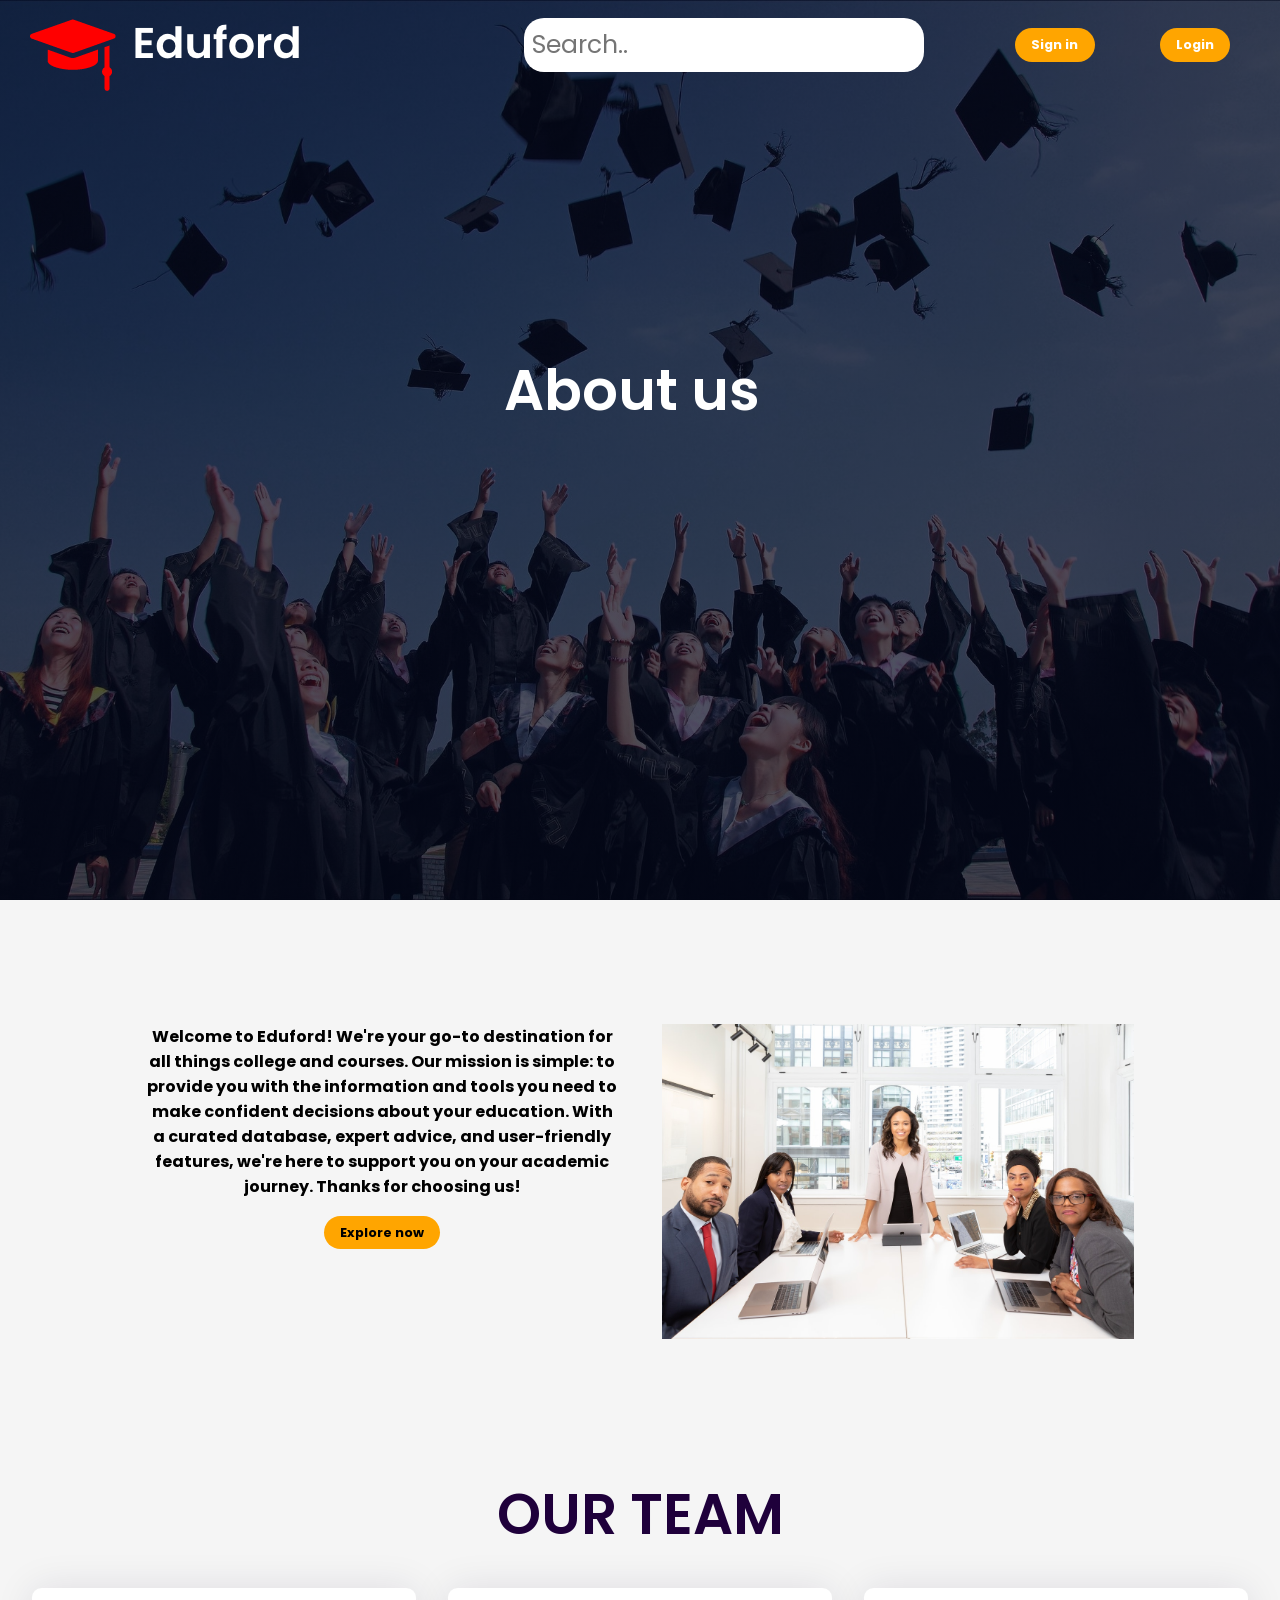
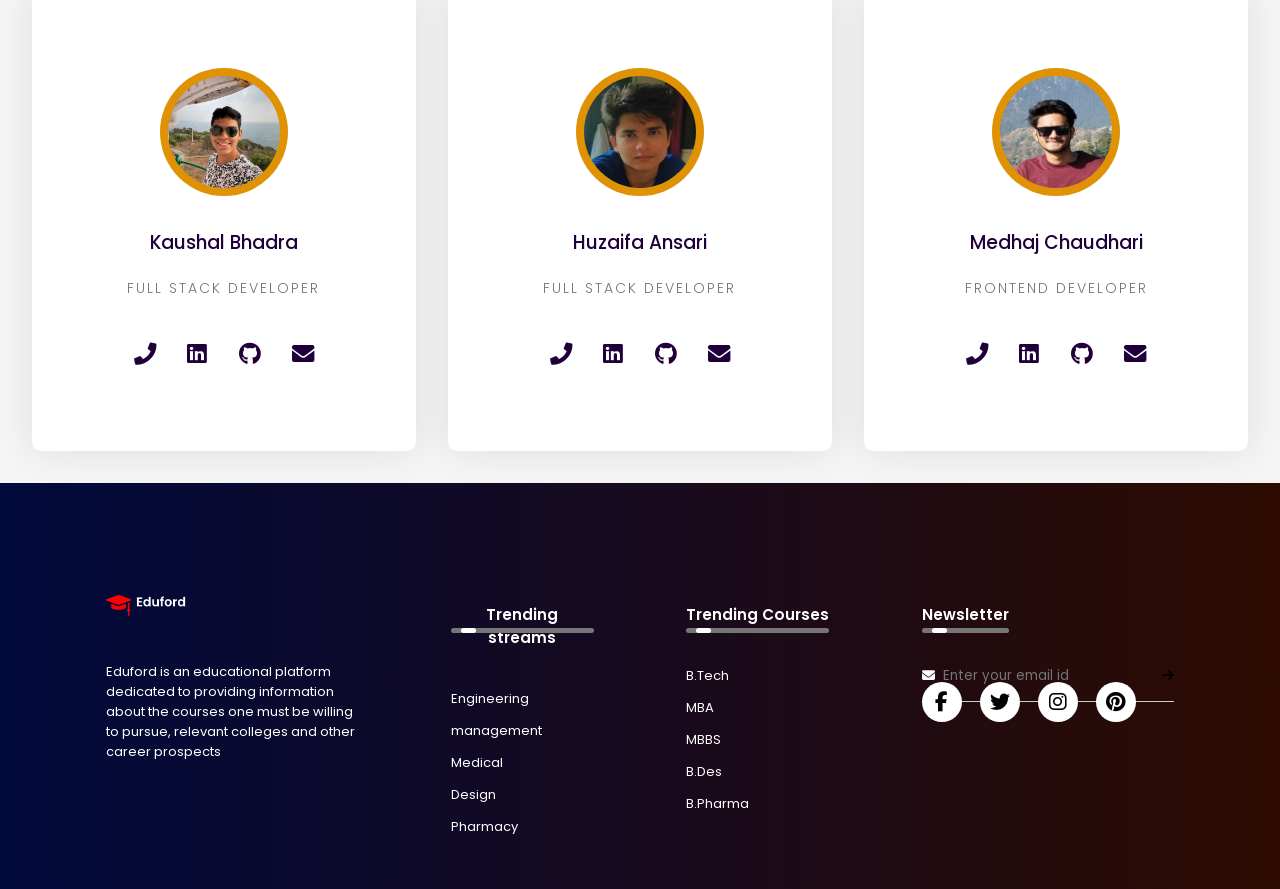
<file: about.html>
<!DOCTYPE html>
<html lang="en">
<head>
    <meta charset="UTF-8">
    <meta http-equiv="X-UA-Compatible" contents="IE=edge"/>
    <meta name="viewport" content="width=device-width, initial-scale=1.0">
    <link rel="icon" type="image/x-icon" href="eduford_img/onlyCap.png">
    <link rel="stylesheet" href="https://cdnjs.cloudflare.com/ajax/libs/font-awesome/6.5.1/css/all.min.css" integrity="sha512-DTOQO9RWCH3ppGqcWaEA1BIZOC6xxalwEsw9c2QQeAIftl+Vegovlnee1c9QX4TctnWMn13TZye+giMm8e2LwA==" crossorigin="anonymous" referrerpolicy="no-referrer" />
    <link rel="stylesheet" href="index.css">
    <title>Eduford</title>
     <!-- Font Awesome -->
     <link
     rel="stylesheet"
     href="https://cdnjs.cloudflare.com/ajax/libs/font-awesome/5.15.4/css/all.min.css"
   />
   <!-- Google Font -->
   <link
     href="https://fonts.googleapis.com/css2?family=Poppins:wght@300;500;600&display=swap"
     rel="stylesheet"
   />
</head>
<style>
    * {
     padding: 0;
     margin: 0;
     box-sizing: border-box;
     /* font-size: 12.8px; */
     font-family: "Poppins", sans-serif;
   }
   body {
     background-color: #f5f5f5;
   }
   .row {
     display: flex;
     flex-wrap: wrap;
     padding-bottom: 1em;
     /* padding:1em; */
     margin-top: 0.9em;
     text-align: center;
   }
   .column {
     width: 100%;
     padding: 0.5em 0;
   }
   h1 {
     width: 100%;
     text-align: center;
     font-size: 3.5em;
     color: #1f003b;
     margin: 0;
   }
   .card {
     box-shadow: 0 0 2.4em rgba(25, 0, 58, 0.1);
     padding: 3.5em 1em;
     border-radius: 0.6em;
     color: #1f003b;
     cursor: pointer;
     transition: 0.3s;
     background-color: #ffffff;
   }
   .card .img-container {
     width: 8em;
     height: 8em;
     background-color: rgb(223, 146, 3);
     padding: 0.5em;
     border-radius: 50%;
     margin: 0 auto 2em auto;
   }
   .card img {
     width: 100%;
     border-radius: 50%;
   }
   .card h3 {
     font-weight: 500;
   }
   .card p {
     font-weight: 300;
     text-transform: uppercase;
     margin: 0.5em 0 2em 0;
     letter-spacing: 2px;
   }
   .icons {
     width: 50%;
     min-width: 180px;
     margin: auto;
     display: flex;
     justify-content: space-between;
   }
   .card a {
     text-decoration: none;
     color: inherit;
     font-size: 1.4em;
   }
   .card:hover {
     background: linear-gradient(orange, rgb(250, 196, 95));
     color: #ffffff;
   }
   .card:hover .img-container {
     transform: scale(1.15);
   }
   @media screen and (min-width: 280px){ 
       section {
       padding: 1em 3em;
     }  
   }
   @media screen and (min-width: 768px) {
     section {
       padding: 1em 3em;
     }
   }
   @media screen and (min-width: 992px) {
     section {
       padding: 1em;
     }
     .card {
       padding: 5em 1em;
     }
     .column {
       flex: 0 0 33.33%;
       max-width: 33.33%;
       padding: 0 1em;
     }
   }
</style>
<body>
    <section class="sub-header">
        <div class="navbar">
            <div class="logo" style="margin-top:50px; margin-right: 2px;">
                <a href="index.html"><img src="eduford_img/logo.png"></a>
            </div>
            <ul class="links">
            <div class="search-container" style=" margin-top: 30px;">
                <input type="text" placeholder="Search.." style="font-size: 25px;">
            </div>
          </ul>
            <a href="signin.html" class="action_btn sign" >Sign in</a>
            <a href="login.html" class="action_btn login"> Login</a>
            <div class="toggle_btn">
                <i class="fa-solid fa-bars"></i>
            </div>
        </div>
        <h1>About us</h1>
    </section>
    <!-- About us content -->
    <section class="about-us">
        <div class="row">
            <div class="about-col">
                <h4 style="margin-bottom: 20px;">Welcome to Eduford! We're your go-to destination for all things college and courses. Our mission is simple: to provide you with the information and tools you need to make confident decisions about your education. With a curated database, expert advice, and user-friendly features, we're here to support you on your academic journey. Thanks for choosing us!</h4>
                <a href="#" class="action_btn">Explore now</a>
            </div>
            <div class="about-col">
                <img src="eduford_img/about.jpg">
            </div>
        </div>
    </section>
    <section>   
        <div class="row">
          <h1>OUR TEAM</h1>
        </div>
        <div class="row">
          <!-- Column 1-->
          <div class="column">
            <div class="card">
              <div class="img-container">
                <img src="eduford_img/kaushal.jpg" />
              </div>
              <h3>Kaushal Bhadra</h3>
              <p>Full Stack Developer</p>
              <div class="icons">
                <a href="tel:9920351043">
                  <i class="fas fa-phone"></i>
                </a>
                <a href="https://www.linkedin.com/in/kaushal-b-5a8890254/">
                  <i class="fab fa-linkedin"></i>
                </a>
                <a href="https://github.com/KaushalBhadra15">
                  <i class="fab fa-github"></i>
                </a>
                <a href="mailto:kaushal.b@somaiya.edu">
                  <i class="fas fa-envelope"></i>
                </a>
              </div>
            </div>
          </div>
          <!-- Column 2-->
          <div class="column">
            <div class="card">
              <div class="img-container">
                <img src="eduford_img/Huzaifa.jpeg" style="height: 112px;" />
              </div>
              <h3>Huzaifa Ansari</h3>
              <p>Full Stack Developer</p>
              <div class="icons">
                <a href="tel:773896259">
                  <i class="fas fa-phone"></i>
                </a>
                <a href="https://www.linkedin.com/in/huzaifaansari0/">
                  <i class="fab fa-linkedin"></i>
                </a>
                <a href="https://github.com/HuzaifaAnsari0">
                  <i class="fab fa-github"></i>
                </a>
                <a href="mailto:huzaifa.a@somaiya.edu">
                  <i class="fas fa-envelope"></i>
                </a>
              </div>
            </div>
          </div>
          <!-- Column 3-->
          <div class="column">
            <div class="card">
              <div class="img-container">
                <img src="eduford_img/Medhaj.jpeg" style="height:112px;"/>
              </div>
              <h3>Medhaj Chaudhari</h3>
              <p>Frontend Developer</p>
              <div class="icons">
                <a href="tel:9326459319">
                  <i class="fas fa-phone"></i>
                </a>
                <a href="https://www.linkedin.com/in/medhaj-chaudhari-777575254/">
                  <i class="fab fa-linkedin"></i>
                </a>
                <a href="https://github.com/MedhajChaudhari">
                  <i class="fab fa-github"></i>
                </a>
                <a href="mailto:medhaj.c@somaiya.edu">
                  <i class="fas fa-envelope"></i>
                </a>
              </div>
            </div>
          </div>
        </div>
      </section>
    <footer>
        <div class="rowf">
            <div class="colf">
                <img src="eduford_img/logo.png" class="logof">
                <li>Eduford is an educational platform dedicated to providing information about the courses one must be willing to pursue, relevant colleges and other career prospects</li>
            </div>
            <div class="colf">
                <h3>Trending streams<div class="underline"><span></span></div></h3>
                <ul>
                    <li>Engineering</li>
                    <li>management</li>
                    <li>Medical</li>
                    <li>Design</li>
                    <li>Pharmacy</li>
                </ul>
            </div>
            <div class="colf">
                <h3>Trending Courses<div class="underline"><span></span></h3>
                <ul>
                    <li>B.Tech</li>
                    <li>MBA</li>
                    <li>MBBS</li>
                    <li>B.Des</li>
                    <li>B.Pharma</li>
                </ul>
            </div>
            <div class="colf">
                <h3>Newsletter<div class="underline"><span></span></h3>
                <form>
                    <i class="fa-solid fa-envelope" style="margin-right:8px;"></i>
                    <input type="email" placeholder="Enter your email id" required>
                    <button type="submit"><i class="fa-solid fa-arrow-right"></i></button>
                </form>
                <div class="social-icons">
                    <i class="fa-brands fa-facebook-f"></i>
                    <i class="fa-brands fa-twitter"></i>
                    <i class="fa-brands fa-instagram"></i>
                    <i class="fa-brands fa-pinterest"></i>
                </div>
            </div>
        </div>
    </footer>
</body>
</html>
</file>
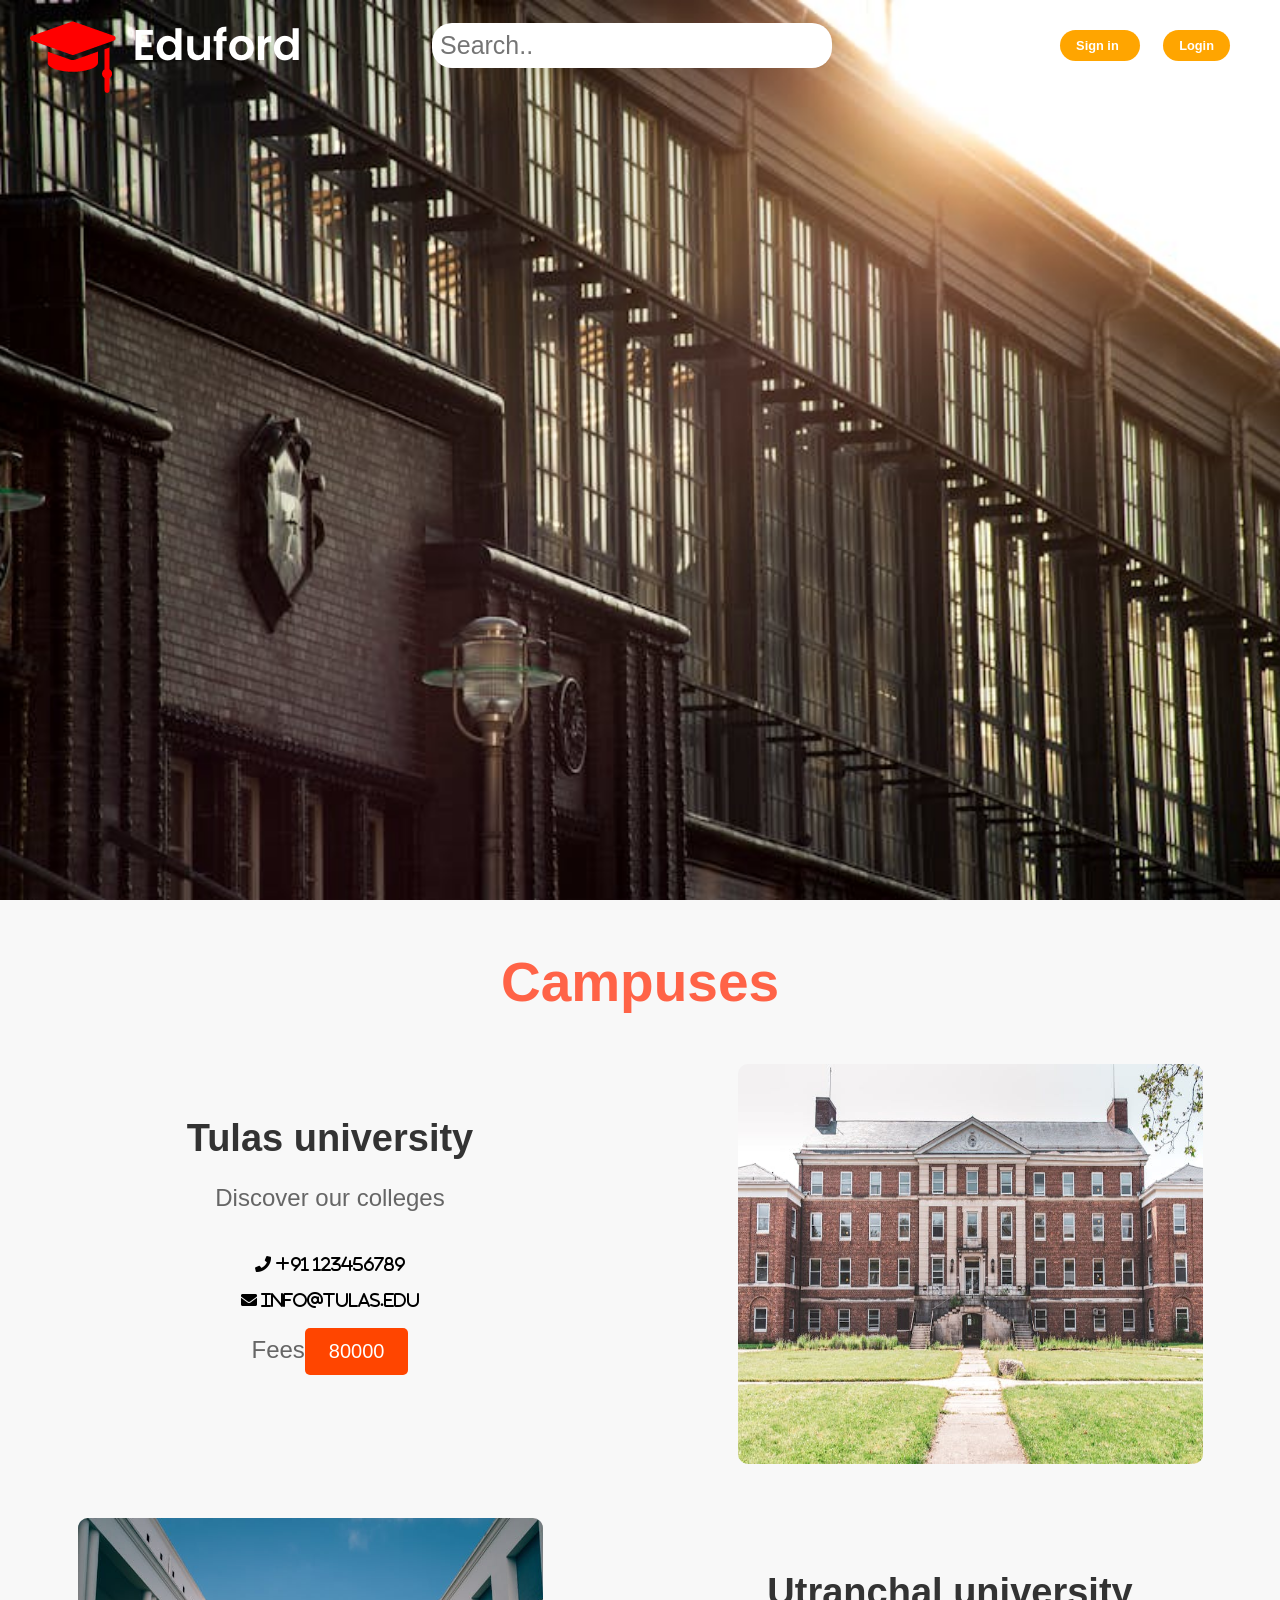
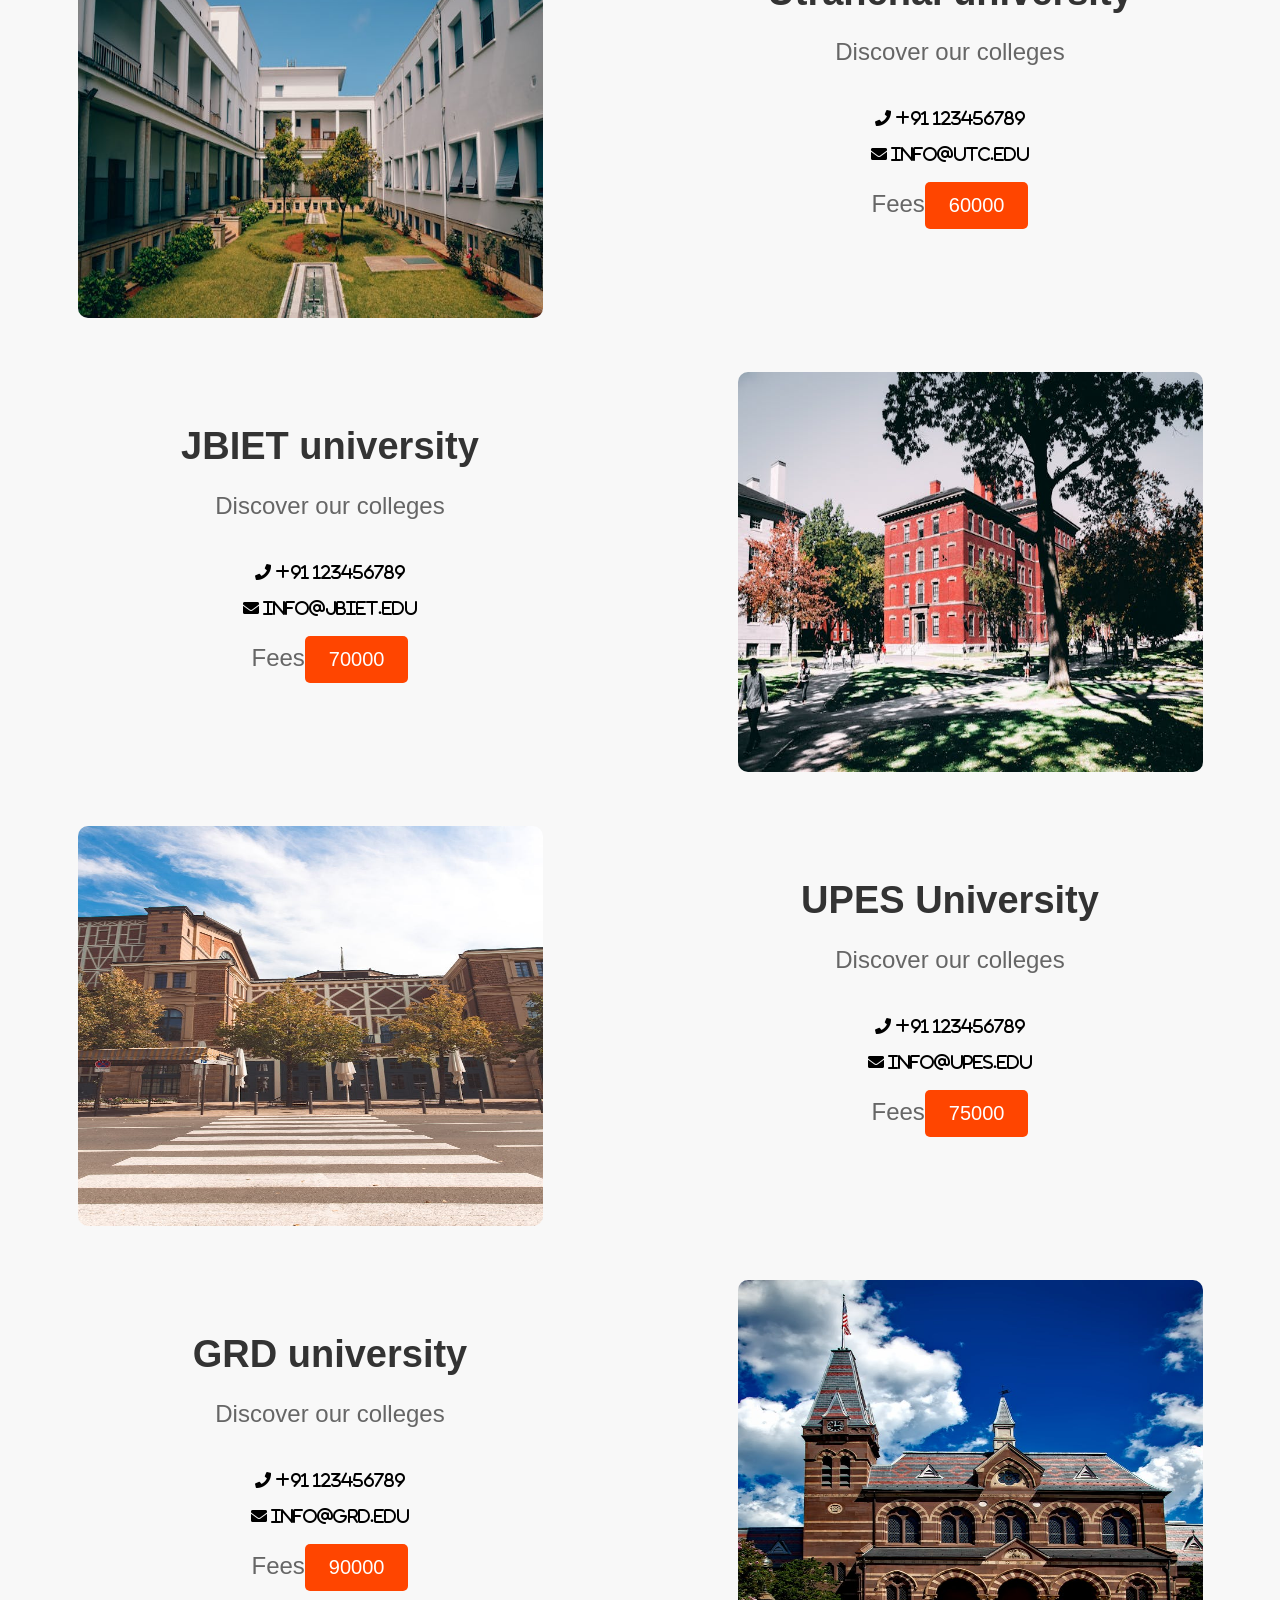
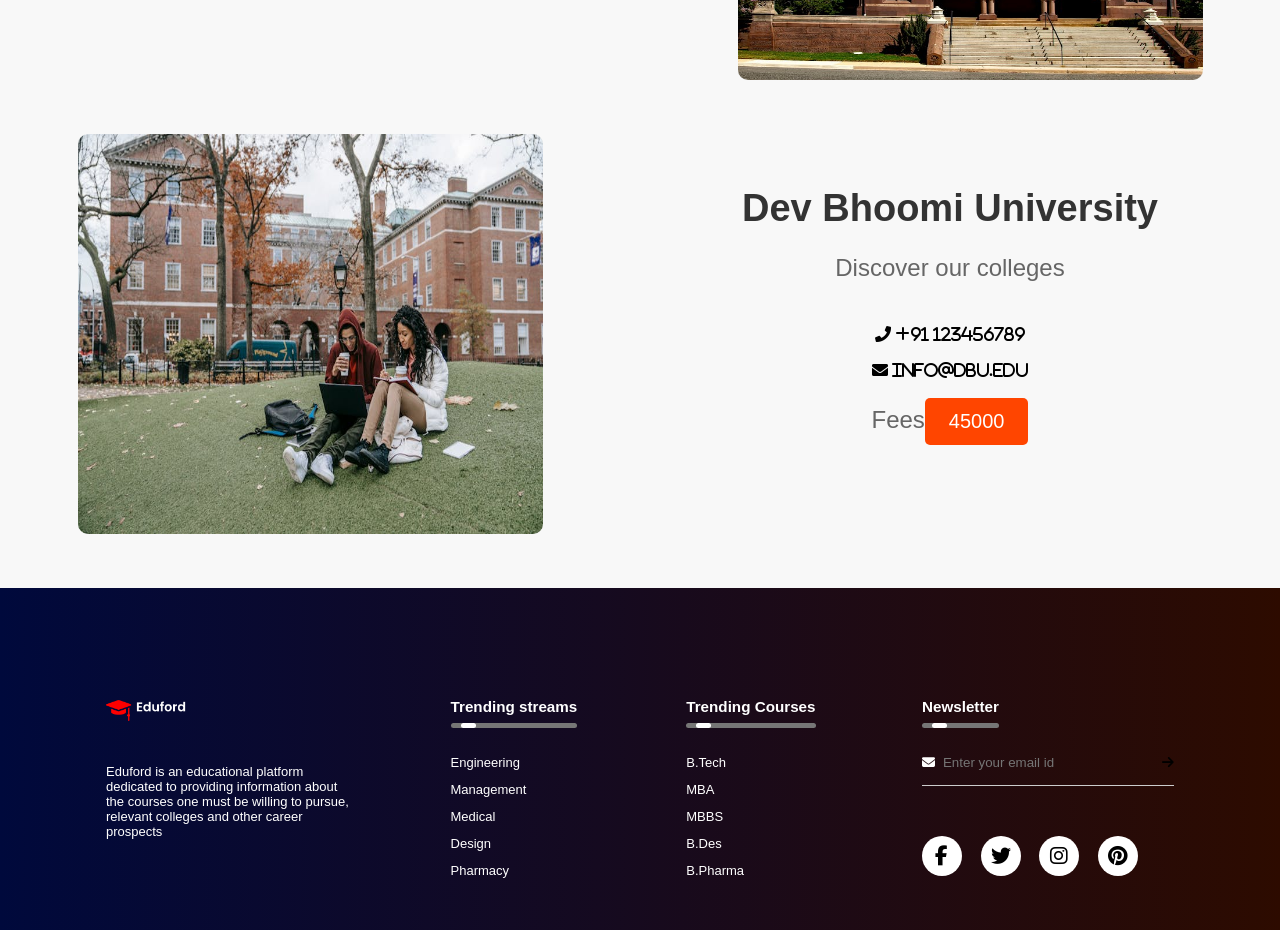
<file: campus.html>
<!DOCTYPE html>
<html lang="en">

<head>
    <meta charset="UTF-8">
    <meta name="viewport" content="width=device-width, initial-scale=1.0">
    <link rel="stylesheet" href="campus.css">
    <link rel="icon" type="image/x-icon" href="eduford_img/onlyCap.png">
    <script src="https://ajax.googleapis.com/ajax/libs/jquery/3.5.1/jquery.min.js"></script>
    <link rel="stylesheet" href="https://cdnjs.cloudflare.com/ajax/libs/font-awesome/6.5.1/css/all.min.css"
    integrity="sha512-DTOQO9RWCH3ppGqcWaEA1BIZOC6xxalwEsw9c2QQeAIftl+Vegovlnee1c9QX4TctnWMn13TZye+giMm8e2LwA=="
    crossorigin="anonymous" referrerpolicy="no-referrer" />
    <link rel="stylesheet" href="https://cdnjs.cloudflare.com/ajax/libs/font-awesome/5.15.4/css/all.min.css" />

    <title>Eduford</title>
</head>

<body>
    <section class="navbar-section">
        <div class="navbar">
            <div class="logo" style="margin-top:50px; margin-right: 2px;">
                <a href="index.html"><img src="eduford_img/logo.png"></a>
            </div>
            <ul class="links">
                <div class="search-container">
                    <input type="text" placeholder="Search..">
                </div>
            </ul>
            <a href="signin.html" class="action_btn sign">Sign in</a>
            <a href="login.html" class="action_btn login">Login</a>
        </div>
    </section>
    <section class="hero">
        <div class="heading">
            <h1>Campuses</h1>
        </div>
        <div class="container animate-on-scroll">
            <div class="hero-content">
                <h2>Tulas university</h2>
                <p>Discover our colleges</p>
                <div class="contact-info1">
                    <i class="fa fa-phone"> +91 123456789 </i>
                </div> 
                <br>
                <div class="contact-info1">
                    <i class="fa fa-envelope"> info@tulas.edu</i>
                </div>
                <br>
                <p>Fees<button class="cta-button"> 80000</button></p>
            </div>
            <div class="hero-image">
                <img src="eduford_img/tulas1.jpeg">
            </div>
        </div>
        <div class="container animate-on-scroll">
            <div class="hero-image">
                <img src="eduford_img/utranchal2.jpeg">
            </div>
            <div class="hero-content">
                <h2>Utranchal university</h2>
                <p>Discover our colleges</p>
                <div class="contact-info1">
                    <i class="fa fa-phone"> +91 123456789 </i>
                </div> 
                <br>
                <div class="contact-info1 ">
                    <i class="fa fa-envelope"> info@utc.edu</i>
                </div>
                <br>
                <p>Fees<button class="cta-button"> 60000</button></p>
            </div>
        </div>
        <div class="container animate-on-scroll">
            <div class="hero-content">
                <h2>JBIET university</h2>
                <p>Discover our colleges</p>
                <div class="contact-info1">
                    <i class="fa fa-phone"> +91 123456789 </i>
                </div> 
                <br>
                <div class="contact-info1">
                    <i class="fa fa-envelope"> info@jbiet.edu</i>
                </div>
                <br>
                <p>Fees<button class="cta-button"> 70000</button></p>
            </div>
            <div class="hero-image">
                <img src="eduford_img/jbiet2.jpeg">
            </div>
        </div>
        <div class="container animate-on-scroll">
            <div class="hero-image">
                <img src="eduford_img/upes2.jpeg">
            </div>
            <div class="hero-content">
                <h2>UPES University</h2>
                <p>Discover our colleges</p>
                <div class="contact-info1">
                    <i class="fa fa-phone"> +91 123456789 </i>
                </div> 
                <br>
                <div class="contact-info1">
                    <i class="fa fa-envelope"> info@upes.edu</i>
                </div>
                <br>
                <p>Fees<button class="cta-button"> 75000</button></p>
            </div>
        </div>
        <div class="container animate-on-scroll">
            <div class="hero-content">
                <h2>GRD university</h2>
                <p>Discover our colleges</p>
                <div class="contact-info1">
                    <i class="fa fa-phone"> +91 123456789 </i>
                </div> 
                <br>
                <div class="contact-info1">
                    <i class="fa fa-envelope"> info@grd.edu</i>
                </div>
                <br>
                <p>Fees<button class="cta-button">90000</button></p>
            </div>
            <div class="hero-image">
                <img src="eduford_img/grd2.jpeg">
            </div>
        </div> 
        <div class="container animate-on-scroll">
            <div class="hero-image">
                <img src="eduford_img/dev2.jpeg">
            </div>
            <div class="hero-content">
                <h2>Dev Bhoomi University</h2>
                <p>Discover our colleges</p>
                <div class="contact-info1">
                    <i class="fa fa-phone"> +91 123456789 </i>
                </div> 
                <br>
                <div class="contact-info1">
                    <i class="fa fa-envelope"> info@dbu.edu</i>
                </div>
                <br>
                <p>Fees<button class="cta-button"> 45000</button></p>
            </div>
        </div>
    </section>
    <footer>
        <div class="rowf">
            <div class="colf">
                <img src="eduford_img/logo.png" class="logof">
                <li>Eduford is an educational platform dedicated to providing information about the courses one must be willing to pursue, relevant colleges and other career prospects</li>
            </div>
            <div class="colf">
                <h3>Trending streams<div class="underline"><span></span></div></h3>
                <ul>
                    <li>Engineering</li>
                    <li>Management</li>
                    <li>Medical</li>
                    <li>Design</li>
                    <li>Pharmacy</li>
                </ul>
            </div>
            <div class="colf">
                <h3>Trending Courses<div class="underline"><span></span></h3>
                <ul>
                    <li>B.Tech</li>
                    <li>MBA</li>
                    <li>MBBS</li>
                    <li>B.Des</li>
                    <li>B.Pharma</li>
                </ul>
            </div>
            <div class="colf">
                <h3>Newsletter<div class="underline"><span></span></h3>
                <form>
                    <i class="fa-solid fa-envelope" style="margin-right:8px;"></i>
                    <input type="email" placeholder="Enter your email id" required>
                    <button type="submit"><i class="fa-solid fa-arrow-right"></i></button>
                </form>
                <div class="social-icons">
                    <i class="fa-brands fa-facebook-f"></i>
                    <i class="fa-brands fa-twitter"></i>
                    <i class="fa-brands fa-instagram"></i>
                    <i class="fa-brands fa-pinterest"></i>
                </div>
            </div>
        </div>
    </footer>
    <script>
    $(document).ready(function() {
    $(window).scroll(function() {
        $('.animate-on-scroll').each(function() {
            var elementTop = $(this).offset().top;
            var viewportTop = $(window).scrollTop();
            var viewportBottom = viewportTop + $(window).height();
            if (elementTop < viewportBottom) {
                $(this).addClass('visible');
            }
        });
    });
});

    </script>
</body>

</html>
</file>
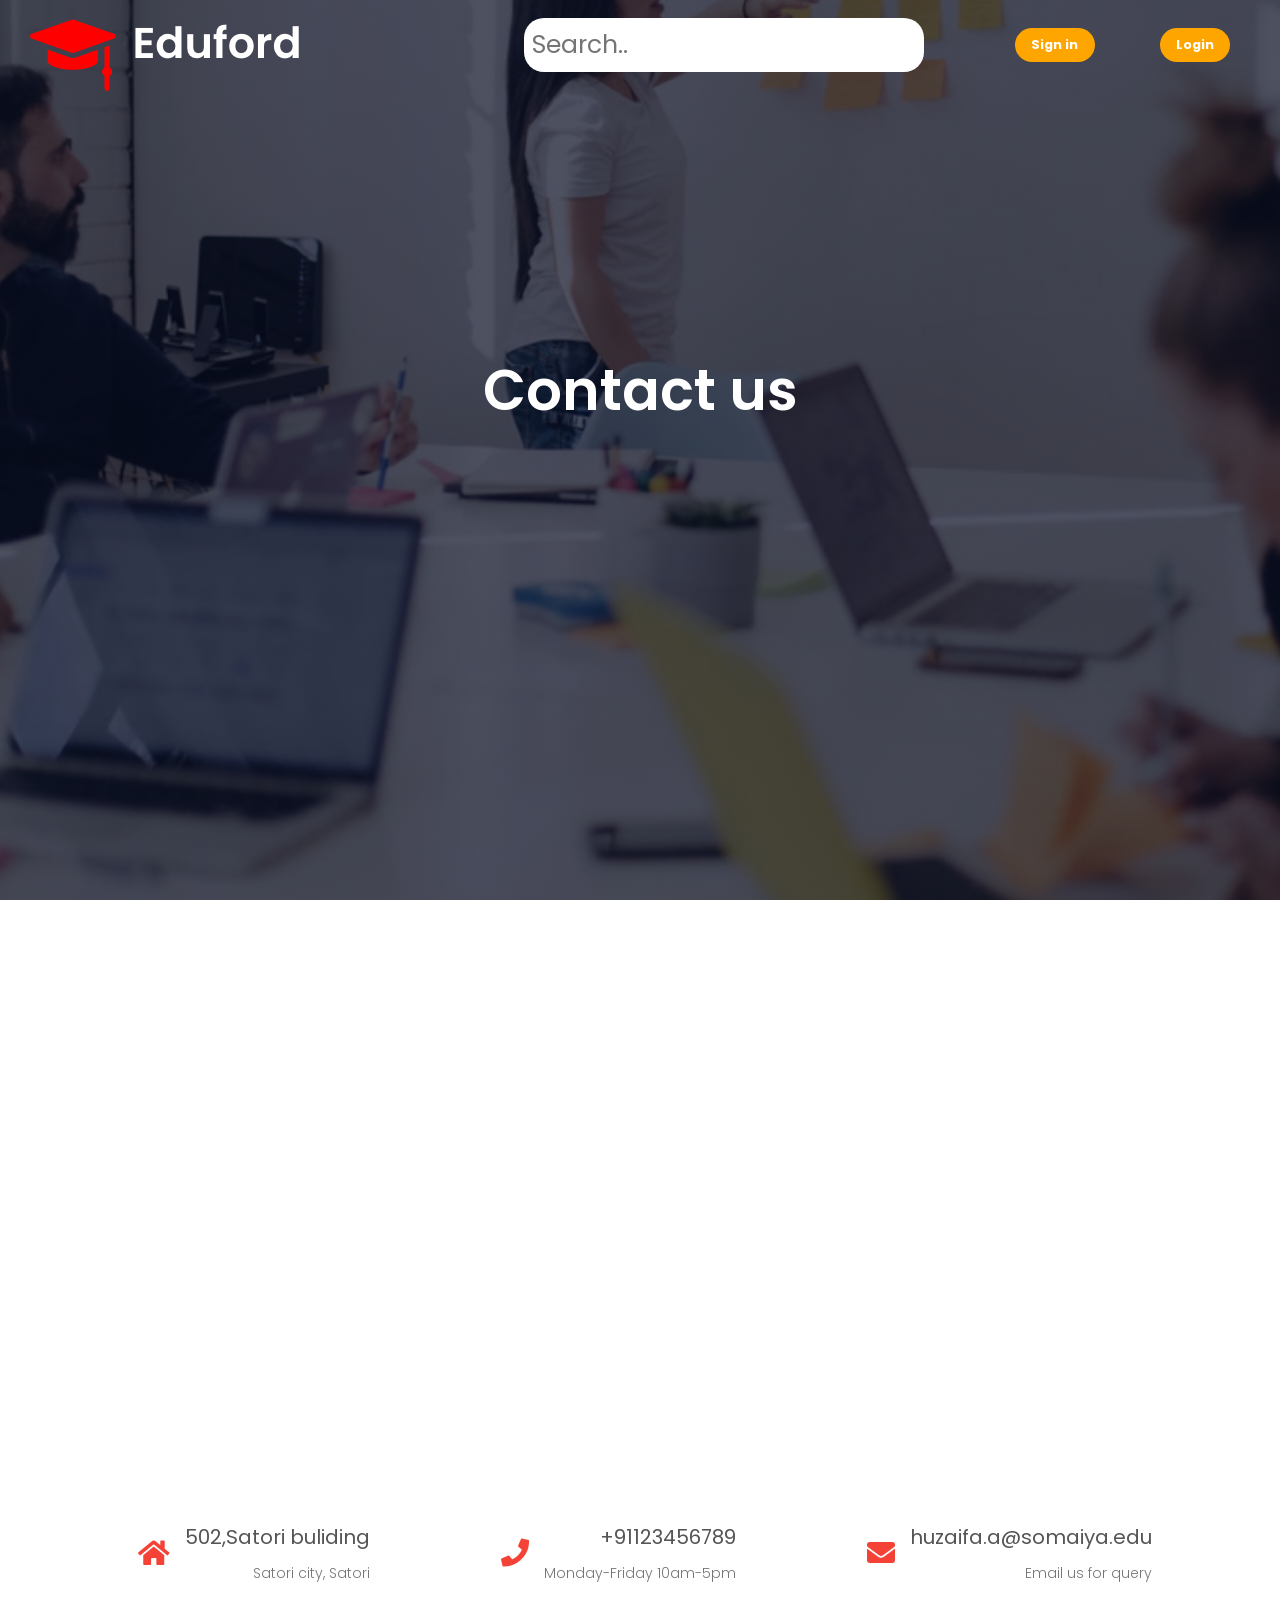
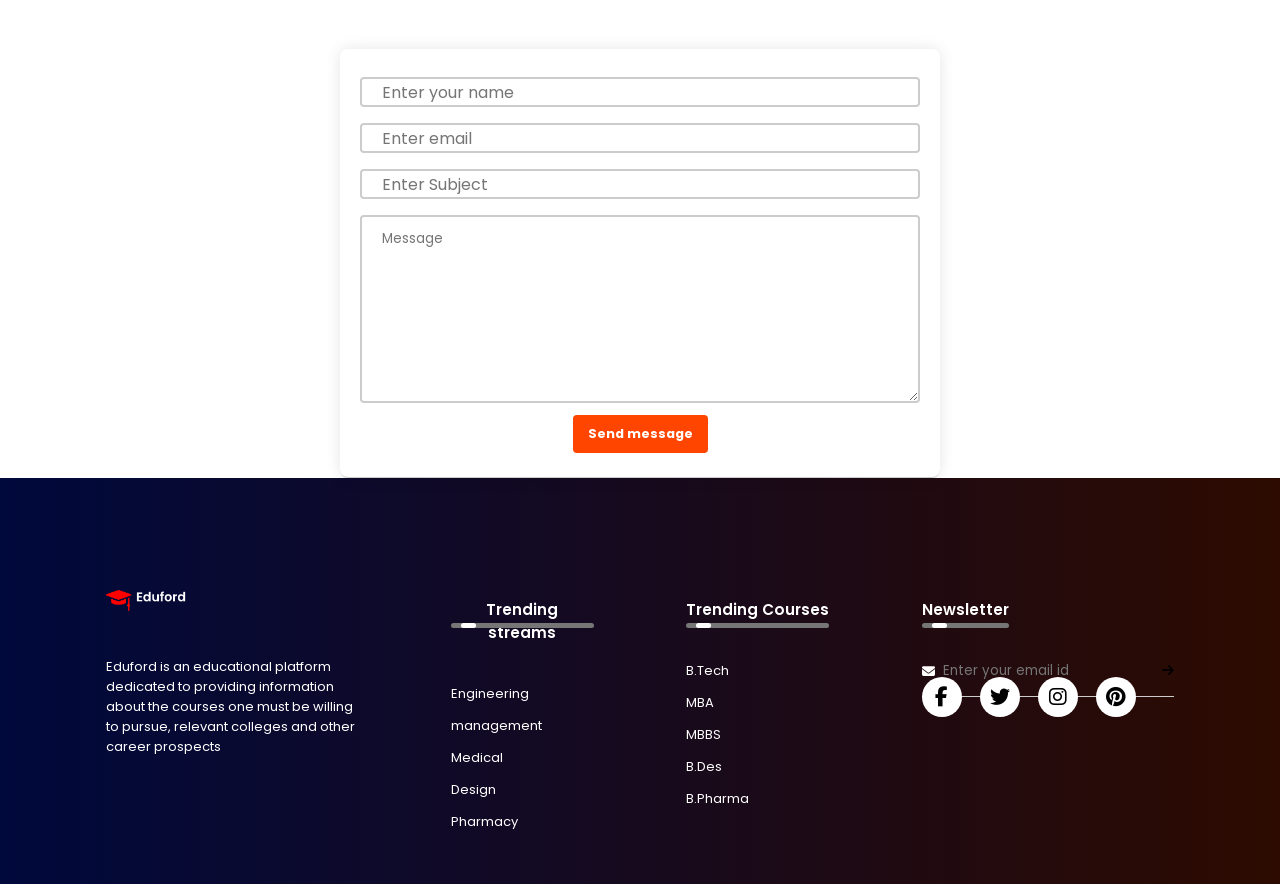
<file: contact.html>
<!DOCTYPE html>
<html lang="en">

<head>
    <meta charset="UTF-8">
    <meta http-equiv="X-UA-Compatible" contents="IE=edge" />
    <meta name="viewport" content="width=device-width, initial-scale=1.0">
    <link rel="icon" type="image/x-icon" href="eduford_img/onlyCap.png">
    <link rel="stylesheet" href="https://cdnjs.cloudflare.com/ajax/libs/font-awesome/6.5.1/css/all.min.css"
        integrity="sha512-DTOQO9RWCH3ppGqcWaEA1BIZOC6xxalwEsw9c2QQeAIftl+Vegovlnee1c9QX4TctnWMn13TZye+giMm8e2LwA=="
        crossorigin="anonymous" referrerpolicy="no-referrer" />
    <link rel="stylesheet" href="index.css">
    <title>Eduford</title>
    <!-- Font Awesome -->
    <link rel="stylesheet" href="https://cdnjs.cloudflare.com/ajax/libs/font-awesome/5.15.4/css/all.min.css" />
    <!-- Google Font -->
    <link href="https://fonts.googleapis.com/css2?family=Poppins:wght@300;500;600&display=swap" rel="stylesheet" />
</head>
<style>
    .contact-col1 {
    display: flex;
    justify-content: center;
    align-items: center;
    padding: 20px;
}

#contact-form {
    width: 100%;
    max-width: 600px;
    background-color: #fff;
    padding: 20px;
    border-radius: 8px;
    box-shadow: 0 0 15px rgba(0, 0, 0, 0.1);
}

#contact-form input[type="text"],
#contact-form textarea {
    width: 100%;
    padding: 12px 20px;
    margin: 8px 0;
    box-sizing: border-box;
    border: 2px solid #ccc;
    border-radius: 4px;
    resize: vertical;
}

#contact-form button {
    background-color: orangered;
    color: white;
    padding: 10px 15px;
    margin: 4px 0;
    border: none;
    border-radius: 4px;
    cursor: pointer;
    width: fit-content;
}

#contact-form button:hover {
    background-color: orangered;
}
</style>
<body>
    <section class="sub-header1">
        <div class="navbar">
            <div class="logo" style="margin-top:50px; margin-right: 2px;">
                <a href="index.html"><img src="eduford_img/logo.png"></a>
            </div>
            <ul class="links">
                <div class="search-container" style=" margin-top: 30px;">
                    <input type="text" placeholder="Search.." style="font-size: 25px;">
                </div>
            </ul>
            <a href="signin.html" class="action_btn sign">Sign in</a>
            <a href="login.html" class="action_btn login"> Login</a>
            <div class="toggle_btn">
                <i class="fa-solid fa-bars"></i>
            </div>
        </div>
        <h1>Contact us</h1>
    </section>
    <!-- Contact us -->
    <section class="location">
        <iframe
            src="https://www.google.com/maps/embed?pb=!1m18!1m12!1m3!1d60313.65565294067!2d72.8638489186343!3d19.1250436146657!2m3!1f0!2f0!3f0!3m2!1i1024!2i768!4f13.1!3m3!1m2!1s0x3be7c8081c1d7b43%3A0xbaf100c54b8be366!2sPowai%2C%20Mumbai%2C%20Maharashtra!5e0!3m2!1sen!2sin!4v1711281532988!5m2!1sen!2sin"
            width="600" height="450" style="border:0;" allowfullscreen="" loading="lazy"
            referrerpolicy="no-referrer-when-downgrade"></iframe>

    </section>
    <div class="contact-us">
        <section class="row1">
            <div class="contact-col">
                <div>
                    <i class="fa fa-home"></i>
                    <span>
                        <h5>502,Satori buliding</h5>
                        <p>Satori city, Satori</p>
                    </span>
                </div>
                <div>
                    <i class="fa fa-phone"></i>
                    <span>
                        <h5>+91123456789</h5>
                        <p>Monday-Friday 10am-5pm</p>
                    </span>
                </div>
                <div>
                    <i class="fa fa-envelope"></i>
                    <span>
                        <h5>huzaifa.a@somaiya.edu</h5>
                        <p>Email us for query</p>
                    </span>
                </div>
            </div>
            <div class="contact-col1">
                <form id="contact-form" action="http://localhost:3000/send-email" method="post">
                    <input type="text" name="name" placeholder="Enter your name" required>
                    <input type="text" name="email" placeholder="Enter email" required>
                    <input type="text" name="subject" placeholder="Enter Subject" required>
                    <textarea rows="8" name="message" id="message" placeholder="Message" required></textarea>
                    <button type="submit" class="action_btn">Send message</button>
                </form>        
            </div>
        </section>
    </div>
    <footer>
        <div class="rowf">
            <div class="colf">
                <img src="eduford_img/logo.png" class="logof">
                <li>Eduford is an educational platform dedicated to providing information about the courses one must be
                    willing to pursue, relevant colleges and other career prospects</li>
            </div>
            <div class="colf">
                <h3>Trending streams<div class="underline"><span></span></div>
                </h3>
                <ul>
                    <li>Engineering</li>
                    <li>management</li>
                    <li>Medical</li>
                    <li>Design</li>
                    <li>Pharmacy</li>
                </ul>
            </div>
            <div class="colf">
                <h3>Trending Courses<div class="underline"><span></span></h3>
                <ul>
                    <li>B.Tech</li>
                    <li>MBA</li>
                    <li>MBBS</li>
                    <li>B.Des</li>
                    <li>B.Pharma</li>
                </ul>
            </div>
            <div class="colf">
                <h3>Newsletter<div class="underline"><span></span></h3>
                <form>
                    <i class="fa-solid fa-envelope" style="margin-right:8px;"></i>
                    <input type="email" placeholder="Enter your email id" required>
                    <button type="submit"><i class="fa-solid fa-arrow-right"></i></button>
                </form>
                <div class="social-icons">
                    <i class="fa-brands fa-facebook-f"></i>
                    <i class="fa-brands fa-twitter"></i>
                    <i class="fa-brands fa-instagram"></i>
                    <i class="fa-brands fa-pinterest"></i>
                </div>
            </div>
        </div>
    </footer>

    <script>
        document.getElementById('contact-form').addEventListener('submit', function(event) {
            event.preventDefault();
        
            const formData = new FormData(this);
            const data = Object.fromEntries(formData);
        
            fetch('http://localhost:3000/send-email', {
                method: 'POST',
                headers: {
                    'Content-Type': 'application/json',
                },
                body: JSON.stringify(data),
            })
            .then(response => response.json())
            .then(data => {
                if (data.status === 'Email sent') {
                    alert('Email sent!');
                } else {
                    alert('Failed to send email.');
                }
            })
            .catch((error) => {
                console.error('Error:', error);
                alert('An error occurred.');
            });
        });
        </script>
</body>

</html>
</file>
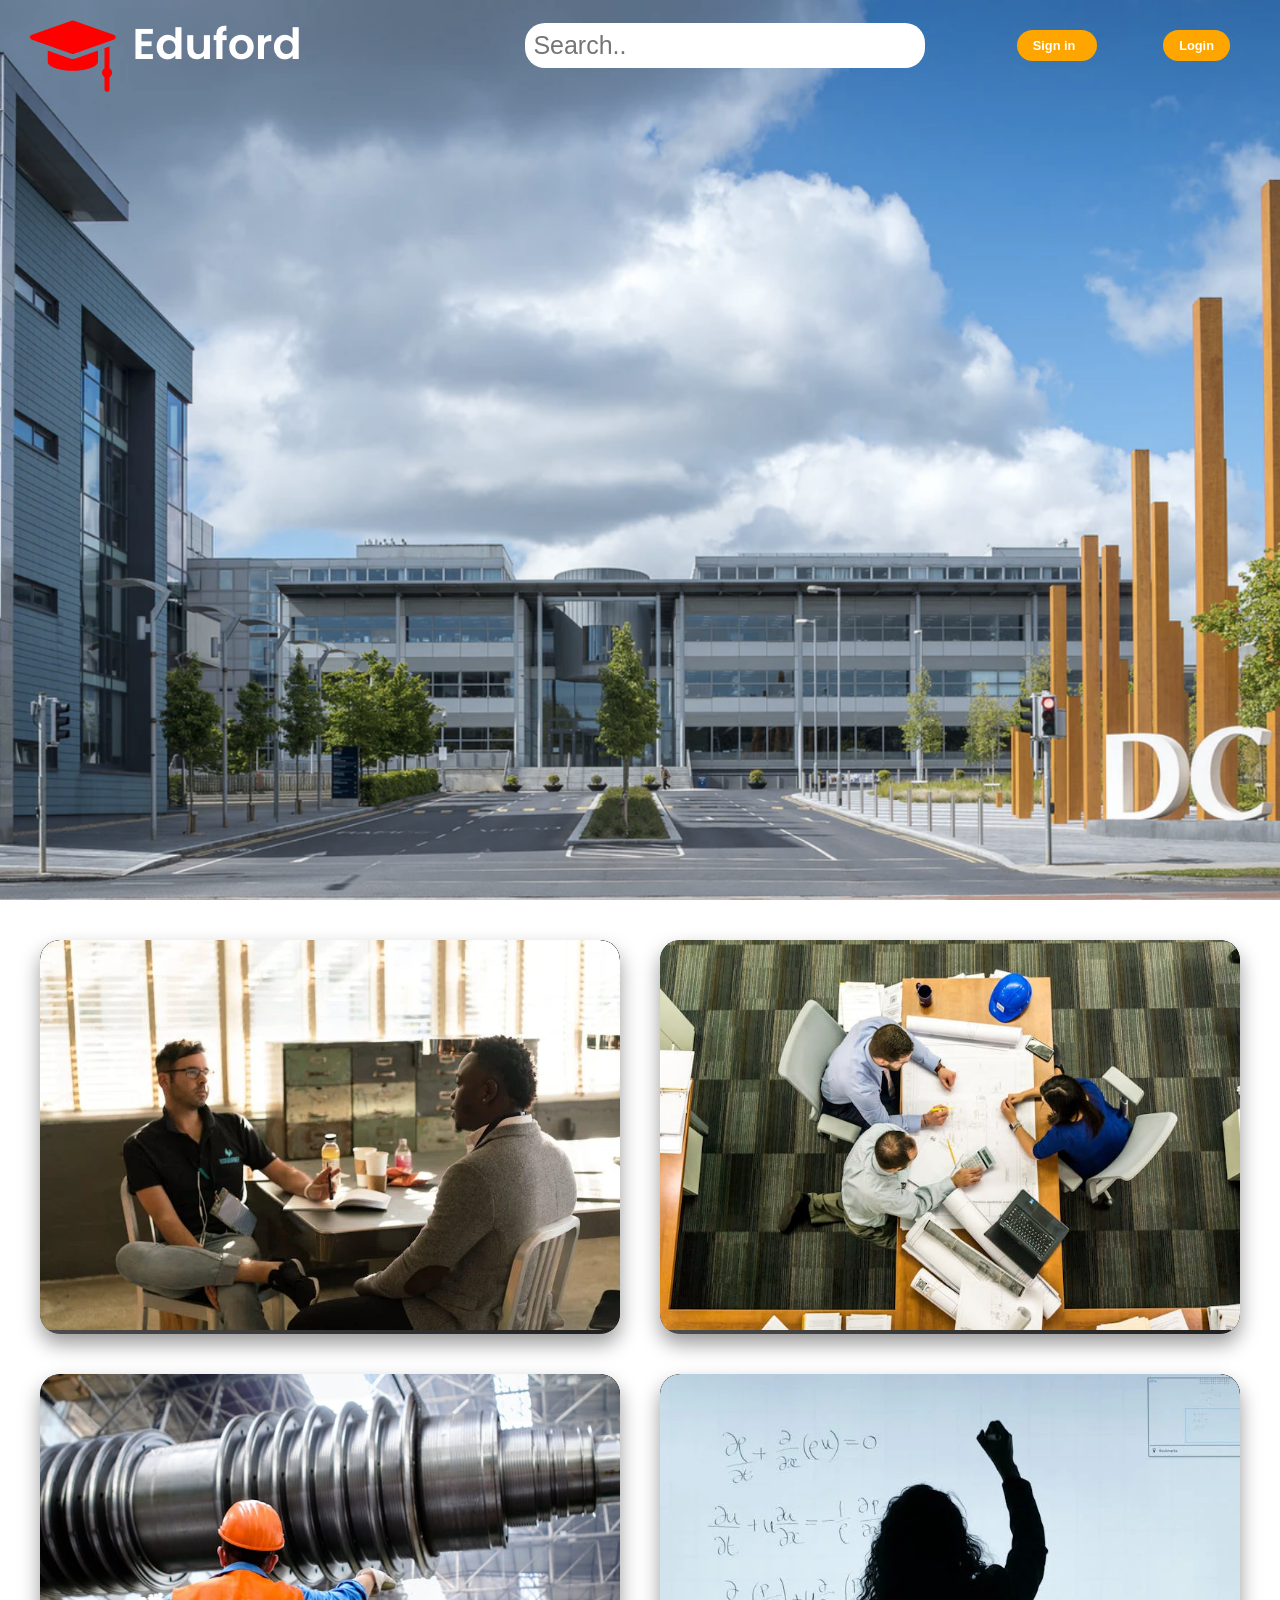
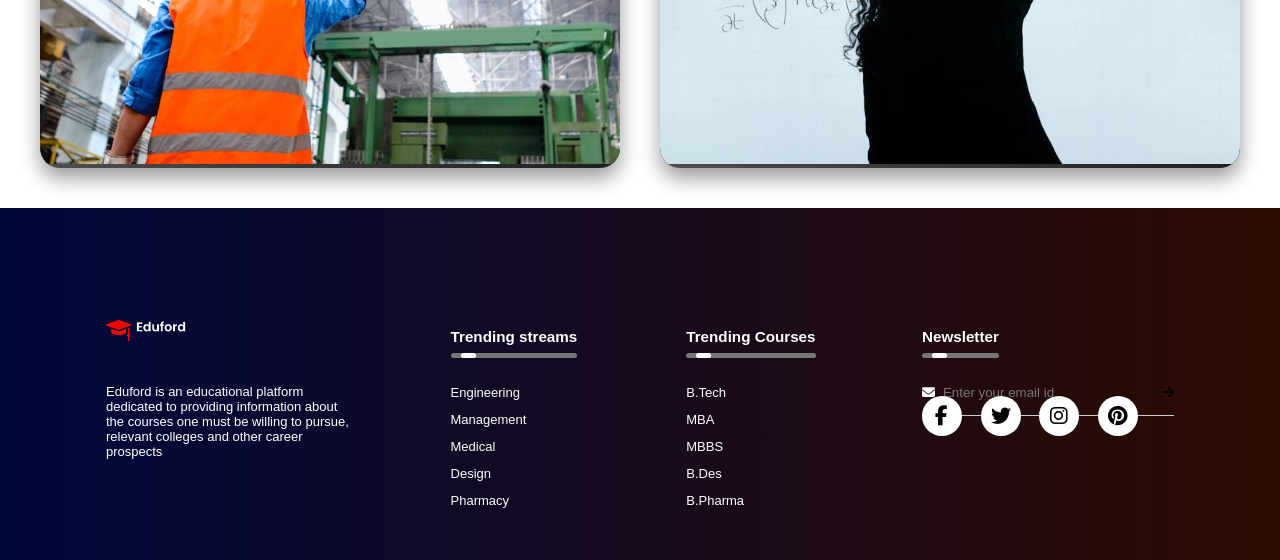
<file: courses.html>
<!DOCTYPE html>
<html lang="en">
<head>
    <meta charset="UTF-8">
    <meta name="viewport" content="width=device-width, initial-scale=1.0">
    <link rel="icon" type="image/x-icon" href="eduford_img/onlyCap.png">
    <link rel="stylesheet" href="courses.css">
    <link rel="stylesheet" href="https://cdnjs.cloudflare.com/ajax/libs/font-awesome/5.15.3/css/all.min.css">
    <link rel="stylesheet" href="https://cdnjs.cloudflare.com/ajax/libs/font-awesome/6.5.1/css/all.min.css" integrity="sha512-DTOQO9RWCH3ppGqcWaEA1BIZOC6xxalwEsw9c2QQeAIftl+Vegovlnee1c9QX4TctnWMn13TZye+giMm8e2LwA==" crossorigin="anonymous" referrerpolicy="no-referrer" />
    <link rel="stylesheet" href="index.css">
    <link rel="stylesheet" href="https://stackpath.bootstrapcdn.com/font-awesome/4.7.0/css/font-awesome.min.css">
    <link
     rel="stylesheet"
     href="https://cdnjs.cloudflare.com/ajax/libs/font-awesome/5.15.4/css/all.min.css"
   />
    <title>Eduford</title>
</head>
<body>
    <section class="navbar-section">
        <div class="navbar">
            <div class="logo" style="margin-top:50px; margin-right: 2px;">
                <a href="index.html"><img src="eduford_img/logo.png"></a>
            </div>
            <ul class="links">
                <div class="search-container">
                    <input type="text" placeholder="Search..">
                </div>
            </ul>
            <a href="signin.html" class="action_btn sign">Sign in</a>
            <a href="login.html" class="action_btn login">Login</a>
        </div>
    </section>
    <div class="container">
        <div class="card">
            <div class="card-content">
                <img src="eduford_img/mba.webp" class="card-img-top" alt="Placeholder Image">
                <div class="overlay">
                    <h5 class="card-title">MBA</h5>
                    <p class="card-text">MBA stands for Master of Business Administration. First introduced by Harvard University Graduate School of Administration in 1908 (now Harvard Business School), the MBA is the original graduate degree offered by business schools globally.</p>
                    <ul class="list-group list-group-flush">
                        <li class="list-group-item">Course duration:-2 years</li>
                        <li class="list-group-item">Offered by:-GRD,IIM</li>
                    </ul>
                </div>
            </div>
        </div>
        <div class="card">
            <div class="card-content">
                <img src="eduford_img/arch1.jpeg" class="card-img-top" alt="Placeholder Image">
                <div class="overlay">
                    <h5 class="card-title">B.Arch</h5>
                    <p class="card-text">Bachelor of Architecture (BArch) course is a professional undergraduate degree, designed to prepare students for careers as architects. This five-year program, spread across ten semesters, integrates the art and science of building design and construction. </p>
                    <ul class="list-group list-group-flush">
                        <li class="list-group-item">Course duration:-4 years</li>
                        <li class="list-group-item">Offered by:-Tulas,UPES</li>
                    </ul>
                </div>
            </div>
        </div>
        <div class="card">
            <div class="card-content">
                <img src="eduford_img/eng2.jpeg" class="card-img-top" alt="Placeholder Image">
                <div class="overlay">
                    <h5 class="card-title">B.Tech</h5>
                    <p class="card-text">The full form of BTech is Bachelor of Technology (BTech). BTech is a highly sought-after undergraduate engineering degree, offering a gateway to diverse and rewarding career opportunities in the ever-evolving technological landscape</p>
                    <ul class="list-group list-group-flush">
                        <li class="list-group-item">Course duration:-4 years</li>
                        <li class="list-group-item">Offered by:-Utranchal</li>
                    </ul>
                    <div class="card-body">
                    </div>
                </div>
            </div>
        </div>
        <div class="card">
            <div class="card-content">
                <img src="eduford_img/bsc.webp" class="card-img-top" alt="Placeholder Image">
                <div class="overlay">
                    <h5 class="card-title">BSc</h5>
                    <p class="card-text">Bachelor of Science (BSc) is an undergraduate academic degree awarded for completed courses in science. The full form of BSc is Bachelor of Science. It is a three-year course after 12th grade or equivalent.</p>
                    <ul class="list-group list-group-flush">
                        <li class="list-group-item">Course duration:-3 years</li>
                        <li class="list-group-item">Offered by:-JBIET</li>
                    </ul>
                </div>
            </div>
        </div>
    </div>
    <footer>
        <div class="rowf">
            <div class="colf">
                <img src="eduford_img/logo.png" class="logof">
                <li>Eduford is an educational platform dedicated to providing information about the courses one must be willing to pursue, relevant colleges and other career prospects</li>
            </div>
            <div class="colf">
                <h3>Trending streams<div class="underline"><span></span></div></h3>
                <ul>
                    <li>Engineering</li>
                    <li>Management</li>
                    <li>Medical</li>
                    <li>Design</li>
                    <li>Pharmacy</li>
                </ul>
            </div>
            <div class="colf">
                <h3>Trending Courses<div class="underline"><span></span></h3>
                <ul>
                    <li>B.Tech</li>
                    <li>MBA</li>
                    <li>MBBS</li>
                    <li>B.Des</li>
                    <li>B.Pharma</li>
                </ul>
            </div>
            <div class="colf">
                <h3>Newsletter<div class="underline"><span></span></h3>
                <form>
                    <i class="fa-solid fa-envelope" style="margin-right:8px;"></i>
                    <input type="email" placeholder="Enter your email id" required>
                    <button type="submit"><i class="fa-solid fa-arrow-right"></i></button>
                </form>
                <div class="social-icons">
                    <i class="fa-brands fa-facebook-f"></i>
                    <i class="fa-brands fa-twitter"></i>
                    <i class="fa-brands fa-instagram"></i>
                    <i class="fa-brands fa-pinterest"></i>
                </div>
            </div>
        </div>
    </footer>
</body>
</html>
</file>
<file: index.css>
* {
  margin: 0;
  padding: 0;
  box-sizing: border-box;
  font-family: 'Poppins', sans-serif;
}

/* navbar */
.navbar-section {
  width: 100%;
  z-index: 1000;
  height: 100vh;
  background-color: black;
  background-image: url('eduford_img/banner.png');
  background-size: cover;
  background-position: center;
}

li {
  list-style: none;
}

.links a {
  text-decoration: none;
  color: #fff;
  font-size: 1rem;
}

a {
  text-decoration: none;
  color: #fff;
  font-size: 1rem;
}

.links a:hover {
  color: orange;
}

header {
  position: relative;
  padding: 0 2 rem;
}

.navbar {
  width: 100%;
  height: 60px;
  max-width: 1200px;
  margin: 0 30px;
  display: flex;
  align-items: center;
  justify-content: space-between;
}

.navbar .links {
  display: flex;
  gap: 2rem;
}

.navbar .toggle_btn {
  color: #fff;
  font-size: 1.5rem;
  cursor: pointer;
  display: none;
}

.search-container {
  margin-left: 170px;
  margin-right: 20px;
  margin-top: 30px;
}


.action_btn {
  background-color: orange;
  color: #fff;
  padding: 0.5rem 1rem;
  border: none;
  outline: none;
  border-radius: 20px;
  font-size: 0.8rem;
  font-weight: bold;
  cursor: pointer;
  transition: scale 0.2 ease;
}

.sign {
  min-width: 80px;
  margin-left: 30px;
  margin-top: 30px;
}

.login {
  margin-left: 40px;
  margin-top: 30px;
}

@media(min-width:700px) {
  .sign {
    min-width: 80px;
    margin-left: 0px;
    margin-top: 30px;
  }

  .login {
    margin-left: 15px;
    margin-top: 30px;
  }

}

.action_btn:hover {
  scale: 1.05;
  color: #fff;
}

.action_btn:active {
  scale: 0.95;
  border: none;
}

input[type=text] {
  float: right;
  padding: 8px;
  margin-top: 0px;
  margin-right: 20px;
  border: none;
  font-size: 25px;
  border-radius: 20px;
  width: 400px;
}
.text-box {
  margin-top: 350px;
  text-align: center;
}

.hero-btn {
  display: inline-block;
  text-decoration: none;
  color: white;
  border: 2px solid white;
  border-radius: 20px;
  padding: 20px 34px;
  font-size: 20px;
  background: transparent;
  position: relative;
  cursor: pointer;
}

.hero-btn:hover {
  border: 1px solid orange;
  background: orange;
}

/* Courses */
.course {
  width: 80%;
  gap: 5px;
  margin: auto;
  text-align: center;
  padding-top: 100px;
}

h1 {
  font-size: 36px;
  font-weight: 600;
}

p {
  color: #777;
  font-size: 14px;
  font-weight: 300;
  line-height: 22px;
  padding: 10px;
}

.row {
  margin-top: 5%;
  display: flex;
  justify-content: space-between;
}

.row {
  display: flex;
  flex-wrap: wrap;
  padding-bottom: 1em;
  margin-top: 0.9em;
  text-align: center;
}

.course-col {
  flex-basis: 31%;
  margin: 10px 0;
  background: #fff3f3;
  border-radius: 10px;
  margin-bottom: 5%;
  padding: 20px 12px;
  box-sizing: border-box;
  transition: 0.5s;
}

.course-col img {
  height: 200px;
  width: 75%;
}

h3 {
  text-align: center;
  font-weight: 600;
  margin: 10px 0;
}

.course-col:hover {
  box-shadow: 0 0 20px 0px rgba(0, 0, 0, 0.5);
}

@media(max-width:700px) {
  .row {
    flex-direction: column;
  }
}

/* campus */
.campus {
  width: 80%;
  margin: auto;
  text-align: center;
  padding-top: 10px;
  row-gap: 2px;
}

.campus-col {
  height: 200px;
  flex-basis: 15%;
  border-radius: 10px;
  margin-bottom: 10px;
  position: relative;
  overflow: hidden;
}

.campus-col img {
  height: 100%;
  width: 100%;
  display: block;
}

.layer {
  background: transparent;
  height: 100%;
  width: 100%;
  position: absolute;
  top: 0;
  left: 0;
  transition: 0.5s;
}

.layer:hover {
  background: orange;
}

.layer h3 {
  width: 100%;
  font-weight: 300;
  color: white;
  font-size: 26px;
  bottom: 0;
  left: 50%;
  transform: translate(-50%);
  position: absolute;
  opacity: 0;
  transition: 0.5s;
}

.layer:hover h3 {
  bottom: 49%;
  opacity: 1;
}

/* facilities */
.facilities {
  width: 80%;
  margin: auto;
  text-align: center;
  padding-top: 100px;
}

.facilities-col {
  flex-basis: 31%;
  border-radius: 10px;
  margin-bottom: 5%;
  text-align: left;
}

.facilities-col img {
  width: 100%;
  border-radius: 10px;
}

.facilities-col p {
  padding: 0;
}

.facilities-col h3 {
  margin-top: 16px;
  margin-bottom: 15px;
  text-align: left;
}

/* Testimonials */
.testimonials {
  width: 80%;
  margin: auto;
  padding-top: 100px;
  text-align: center;
  overflow: hidden;
}

.testimonial-col {
  flex-basis: 44%;
  border-radius: 10px;
  margin-bottom: 5%;
  text-align: left;
  background: rgba(244, 204, 204, 0.7);
  padding: 25px;
  cursor: pointer;
  display: flex;
}


.testimonial-col img {
  height: 40px;
  margin-left: 5px;
  margin-right: 30px;
  border-radius: 50%;
}

.testimonial-col p {
  padding: 0;
}

.testimonial-col h3 {
  margin-top: 15px;
  text-align: left;
}

.testimonial-col .fa {
  color: brown;
}

/* Call to action */
.cta {
  margin: 100px auto;
  width: 80%;
  background-image: linear-gradient(rgba(0, 0, 0, 0.7), rgba(0, 0, 0, 0.7)), url(eduford_img/banner2.jpg);
  background-position: center;
  background-size: cover;
  border-radius: 10px;
  text-align: center;
  padding: 100px 0;
}

.cta h1 {
  color: white;
  margin-bottom: 40px;
  padding: 0;
}

@media(max-width:700px) {
  .cta h1 {
    font-size: 24px;
  }
}

/* footer */
footer {
  width: 100%;
  bottom: 0;
  background: linear-gradient(to right, #00093c, #2d0b00);
  color: #fff;
  padding: 100px 0 30px;
  font-size: 13px;
}

.rowf {
  width: 85%;
  margin: auto;
  display: flex;
  flex-wrap: wrap;
  align-items: flex-start;
  justify-content: space-between;
}

.colf {
  flex-basis: 25%;
  padding: 10px
}

.colf:nth-child(2),
.colf:nth-child(3) {
  flex-basis: 15%;
}

.logof {
  width: 80px;
  margin-bottom: 40px;
}

.colf h3 {
  width: fit-content;
  margin-bottom: 40px;
  position: relative;
}

.colf ul li {
  list-style: none;
  margin-bottom: 12px;
  text-decoration: none;
  color: white;
}

form {
  padding-bottom: 15px;
  display: flex;
  align-items: center;
  justify-content: space-between;
  border-bottom: 1px solid #ccc;
  margin-bottom: -20px;
}

form .far {
  font-size: 18px;
  margin-right: 10px;
}

form input {
  width: 100%;
  background: transparent;
  color: #ccc;
  border: 0;
  outline: none;
}

form button {
  background: transparent;
  border: 0;
  outline: none;
  cursor: pointer;
}

form button .fas {
  font-size: 16px;
  color: #ccc;
}

.social-icons .fa-brands {
  width: 40px;
  height: 40px;
  border-radius: 50%;
  text-align: center;
  line-height: 40px;
  font-size: 20px;
  color: #000;
  background: #fff;
  margin-right: 15px;
  cursor: pointer;
}

.underline {
  width: 100%;
  height: 5px;
  background: #767676;
  border-radius: 3px;
  position: absolute;
  top: 25px;
  left: 0;
  overflow: hidden;
}

.underline span {
  width: 15px;
  height: 100%;
  background: #fff;
  border-radius: 3px;
  position: absolute;
  top: 0;
  left: 10px;
  animation: moving 2s linear infinite;
}

@keyframes moving {
  0% {
    left: -20px;
  }

  100% {
    left: 100%;
  }
}

/* about us */
.sub-header {
  padding-top: 0;
  padding-left: 0;
  height: 100vh;
  width: 100%;
  background-image: linear-gradient(rgba(4, 9, 30, 0.7), rgba(4, 9, 30, 0.7)), url('eduford_img/background.jpg');
  background-position: center;
  background-size: cover;
  text-align: center;
  color: #fff;
}

.sub-header h1 {
  width: 100%;
  text-align: center;
  font-size: 3.5em;
  margin-top: 32vh;
  color: #fff;
}

.about-us {
  width: 80%;
  margin: auto;
  padding-top: 80px;
  padding-bottom: 50px;
}

.about-col {
  flex-basis: 48%;
  padding: 30px 2px;
}

.about-col img {
  width: 100%;
}

.about-col h3 {
  padding-top: 0;
}

.about-col p {
  padding-top: 15px 0 25px;
}

.about-col a {
  color: black;
}

/* -----------Contact us page-------------- */
.sub-header1 {
  padding-top: 0;
  padding-left: 0;
  height: 100vh;
  width: 100%;
  background-image: linear-gradient(rgba(4, 9, 30, 0.7), rgba(4, 9, 30, 0.7)), url('eduford_img/banner2.jpg');
  background-position: center;
  background-size: cover;
  text-align: center;
  color: #fff;
}

.sub-header1 h1 {
  width: 100%;
  text-align: center;
  font-size: 3.5em;
  margin-top: 32vh;
  color: #fff;
}

.location {
  width: 80%;
  margin: auto;
  padding: 80px 0;
}

.location iframe {
  width: 100%;
}

.contact-us {
  width: 80%;
  margin: auto;
}

.contact-col {
  display: flex;
  justify-content: space-between;
}

.contact-col div {
  display: flex;
  align-items: center;
  margin-bottom: 40px;
}

.contact-col div .fa {
  font-size: 28px;
  color: #f44336;
  margin: 10px;
  margin-right: 15px;
}

.contact-col div p {
  margin: 0;
  padding: 0;
}
.contact-col div span {
  display: flex;
  flex-direction: column;
  align-items: flex-end;
}

.contact-col div span h5,
.contact-col div span p {
  margin: 5px 0;
}
.contact-col div h5 {
  font-size: 20px;
  margin-bottom: 5px;
  color: #555;
  font-weight: 400;
}

.contact-us form {
  display: flex;
  flex-direction: column;
}

.contact-us form input[type="text"],
.contact-us form input[type="email"]
{
  margin-left: 430px;
  width: 50%;
  height: 30px;
  padding: 5px;
  font-size: medium;
  margin-bottom: 10px;
  border: 1px solid #ccc;
  border-radius: 5px;
  box-sizing: border-box;
}
.contact-us form textarea{
  margin-left: 210px;
  width: 70%;
  padding: 5px;
  margin-bottom: 10px;
  border: 1px solid #ccc;
  border-radius: 5px;
  box-sizing: border-box;
}

.contact-us form button {
  margin-left: 190px;
  width: 150px;
  padding: 10px;
  background-color: #f44336;
  color: #fff;
  border: none;
  border-radius: 5px;
  cursor: pointer;
  transition: background-color 0.3s ease;
}

.contact-us form button:hover {
  background-color: #d32f2f;
}
</file>
<file: campus.css>
/* Resetting default margin and padding */
* {
    margin: 0;
    padding: 0;
    box-sizing: border-box;
}

* {
    margin: 0;
    padding: 0;
    box-sizing: border-box;
    font-family: 'Poppins', sans-serif;
}

/* navbar */
.navbar-section {
    width: 100%;
    z-index: 1000;
    height: 100vh;
    background-color: black;
    background-image: url('eduford_img/campus.jpeg');
    background-size: cover;
    background-position: center;
}

li {
    list-style: none;
}

.links a {
    text-decoration: none;
    color: #fff;
    font-size: 1rem;
}

a {
    text-decoration: none;
    color: #fff;
    font-size: 1rem;
}

.links a:hover {
    color: orange;
}

header {
    position: relative;
    padding: 0 2 rem;
}

.navbar {
    width: 100%;
    height: 61px;
    max-width: 1200px;
    margin: 0 30px;
    display: flex;
    align-items: center;
    justify-content: space-between;
}

.navbar .links {
    display: flex;
    gap: 2rem;
}

.navbar .toggle_btn {
    color: #fff;
    font-size: 1.5rem;
    cursor: pointer;
    display: none;
}

.search-container {
    margin-left: 120px;
    margin-right: 20px;
    margin-top: 30px;
}

.search-container input[type="text"]:hover {
    border: 2px solid #000;
    border-radius: 20px;
}

.action_btn {
    background-color: orange;
    color: #fff;
    padding: 0.5rem 1rem;
    border: none;
    outline: none;
    border-radius: 20px;
    font-size: 0.8rem;
    font-weight: bold;
    cursor: pointer;
    transition: scale 0.2 ease;
}

.sign {
    min-width: 80px;
    margin-left: 30px;
    margin-top: 30px;
}

.login {
    margin-left: 40px;
    margin-top: 30px;
}

@media(min-width:700px) {
    .sign {
        min-width: 80px;
        margin-left: 0px;
        margin-top: 30px;
    }

    .login {
        margin-left: 15px;
        margin-top: 30px;
    }

}

.action_btn:hover {
    scale: 1.05;
    color: #fff;
}

.action_btn:active {
    scale: 0.95;
    border: none;
}

input[type=text] {
    float: right;
    padding: 8px;
    margin-top: 0px;
    margin-right: 200px;
    border: none;
    font-size: 25px;
    border-radius: 20px;
    width: 400px;
}

.text-box {
    margin-top: 350px;
    text-align: center;
}

.hero-btn {
    display: inline-block;
    text-decoration: none;
    color: white;
    border: 2px solid white;
    border-radius: 20px;
    padding: 20px 34px;
    font-size: 20px;
    background: transparent;
    position: relative;
    cursor: pointer;
}

.hero-btn:hover {
    border: 1px solid orange;
    background: orange;
}

/* Global styles */
body {
    font-family: Arial, Helvetica, sans-serif;
    background-color: #f8f8f8;
}

/* Hero section styles */
.hero {
    text-align: center;
    padding: 50px 0;
}

.heading h1 {
    color: #ff6347;
    font-size: 55px;
}

/* Container styles */
.container {
    display: flex;
    justify-content: center;
    align-items: center;
    margin-top: 50px;
}

.container1 {
    display: flex;
    justify-content: center;
    align-items: center;
    margin-top: 50px;
}

/* Hero content styles */
.hero-content {
    flex: 1;
    padding: 0 20px;
}

.hero-content h2 {
    font-size: 38px;
    margin-bottom: 20px;
    color: #333;
}

.hero-content p {
    font-size: 24px;
    line-height: 1.5;
    margin-bottom: 40px;
    color: #666;
}

.hero-content button {
    display: inline-block;
    background-color: #ff4500;
    color: #fff;
    padding: 12px 24px;
    border-radius: 5px;
    font-size: 20px;
    border: none;
    cursor: pointer;
    transition: background-color 0.3s ease;
}

.hero-content button:hover {
    background-color: #ff6347;
}

/* Hero image styles */
.hero-image {
    flex: 1;
}

.hero-image img {
    width: 75%;
    max-width: 100%;
    height: 400px;
    border-radius: 10px;
}

.contact-info1 {
    align-items: center;
}


/* Responsive styles */
@media screen and (max-width: 768px) {

    .container,
    .container1 {
        flex-direction: column;
        align-items: center;
    }

    .hero-content,
    .hero-image {
        width: 100%;
        margin: 30px 0;
    }

    .hero-content h2 {
        font-size: 30px;
    }

    .hero-content p {
        font-size: 18px;
        margin-bottom: 20px;
    }

    .hero-content button {
        font-size: 16px;
        padding: 8px 16px;
    }
}

/* Add this class to elements that you want to animate when scrolling */
.animate-on-scroll {
    opacity: 0;
    transform: translateY(50px);
    transition: opacity 0.5s ease, transform 0.5s ease;
}

.animate-on-scroll.visible {
    opacity: 1;
    transform: translateY(0);
}

/* Footer */
footer {
    width: 100%;
    bottom: 0;
    background: linear-gradient(to right, #00093c, #2d0b00);
    color: #fff;
    padding: 100px 0 30px;
    font-size: 13px;
}

.rowf {
    width: 85%;
    margin: auto;
    display: flex;
    flex-wrap: wrap;
    align-items: flex-start;
    justify-content: space-between;
}

.colf {
    flex-basis: 25%;
    padding: 10px
}

.colf:nth-child(2),
.colf:nth-child(3) {
    flex-basis: 15%;
}

.logof {
    width: 80px;
    margin-bottom: 40px;
}

.colf h3 {
    width: fit-content;
    margin-bottom: 40px;
    position: relative;
}

.colf ul li {
    list-style: none;
    margin-bottom: 12px;
    text-decoration: none;
    color: white;
}

form {
    padding-bottom: 15px;
    display: flex;
    align-items: center;
    justify-content: space-between;
    border-bottom: 1px solid #ccc;
    margin-bottom: 50px;
}

form .far {
    font-size: 18px;
    margin-right: 10px;
}

form input {
    width: 100%;
    background: transparent;
    color: #ccc;
    border: 0;
    outline: none;
}

form button {
    background: transparent;
    border: 0;
    outline: none;
    cursor: pointer;
}

form button .fas {
    font-size: 16px;
    color: #ccc;
}

.social-icons .fa-brands {
    width: 40px;
    height: 40px;
    border-radius: 50%;
    text-align: center;
    line-height: 40px;
    font-size: 20px;
    color: #000;
    background: #fff;
    margin-right: 15px;
    cursor: pointer;
}

.underline {
    width: 100%;
    height: 5px;
    background: #767676;
    border-radius: 3px;
    position: absolute;
    top: 25px;
    left: 0;
    overflow: hidden;
}

.underline span {
    width: 15px;
    height: 100%;
    background: #fff;
    border-radius: 3px;
    position: absolute;
    top: 0;
    left: 10px;
    animation: moving 2s linear infinite;
}

@keyframes moving {
    0% {
        left: -20px;
    }

    100% {
        left: 100%;
    }
}

/* about us */
.sub-header {
    padding-top: 0;
    padding-left: 0;
    height: 100vh;
    width: 100%;
    background-image: linear-gradient(rgba(4, 9, 30, 0.7), rgba(4, 9, 30, 0.7)), url('eduford_img/background.jpg');
    background-position: center;
    background-size: cover;
    text-align: center;
    color: #fff;
}

.sub-header h1 {
    width: 100%;
    text-align: center;
    font-size: 3.5em;
    margin-top: 32vh;
    color: #fff;
}

.about-us {
    width: 80%;
    margin: auto;
    padding-top: 80px;
    padding-bottom: 50px;
}

.about-col {
    flex-basis: 48%;
    padding: 30px 2px;
}

.about-col img {
    width: 100%;
}

.about-col h3 {
    padding-top: 0;
}

.about-col p {
    padding-top: 15px 0 25px;
}

.about-col a {
    color: black;
}
</file>
<file: courses.css>
/* Reset CSS */
* {
    margin: 0;
    padding: 0;
    box-sizing: border-box;
    font-family: 'Poppins', sans-serif;
}

/* Navbar */
.navbar-section {
    width: 100%;
    z-index: 1000;
    height: 100vh;
    background-color: black;
    background-image: url('eduford_img/courses.jpeg');
    background-size: cover;
    background-position: center;
}

li {
    list-style: none;
}

.links a {
    text-decoration: none;
    color: #fff;
    font-size: 1rem;
}

a {
    text-decoration: none;
    color: #fff;
    font-size: 1rem;
}

.links a:hover {
    color: orange;
}

header {
    position: relative;
    padding: 0 2 rem;
}

.navbar {
    width: 100%;
    height: 60px;
    max-width: 1200px;
    margin: 0 30px;
    display: flex;
    align-items: center;
    justify-content: space-between;
}

.navbar .links {
    display: flex;
    gap: 2rem;
}

.navbar .toggle_btn {
    color: #fff;
    font-size: 1.5rem;
    cursor: pointer;
    display: none;
}

.search-container {
    margin-left: 120px;
    margin-right: 20px;
    margin-top: 30px;
}

.search-container input[type="text"]:hover {
    border: 2px solid #000;
    border-radius: 20px;
}

.action_btn {
    background-color: orange;
    color: #fff;
    padding: 0.5rem 1rem;
    border: none;
    outline: none;
    border-radius: 20px;
    font-size: 0.8rem;
    font-weight: bold;
    cursor: pointer;
    transition: scale 0.2 ease;
}

.sign {
    min-width: 80px;
    margin-left: 30px;
    margin-top: 30px;
}

.login {
    margin-left: 40px;
    margin-top: 30px;
}

@media(min-width:700px) {
    .sign {
        min-width: 80px;
        margin-left: 0px;
        margin-top: 30px;
    }

    .login {
        margin-left: 15px;
        margin-top: 30px;
    }

}

.action_btn:hover {
    scale: 1.05;
    color: #fff;
}

.action_btn:active {
    scale: 0.95;
    border: none;
}

input[type=text] {
    float: right;
    padding: 8px;
    margin-top: 0px;
    margin-right: 200px;
    border: none;
    font-size: 25px;
    border-radius: 20px;
    width: 400px;
}

.text-box {
    margin-top: 350px;
    text-align: center;
}

.hero-btn {
    display: inline-block;
    text-decoration: none;
    color: white;
    border: 2px solid white;
    border-radius: 20px;
    padding: 20px 34px;
    font-size: 20px;
    background: transparent;
    position: relative;
    cursor: pointer;
}

.hero-btn:hover {
    border: 1px solid orange;
    background: orange;
}

/* Cards Section */
.container {
    display: flex;
    flex-wrap: wrap;
    justify-content: center;
    align-items: center;
    padding: 20px;
}

.card {
    flex: 0 0 calc(50% - 40px);
    position: relative;
    margin: 20px;
    border-radius: 20px;
    overflow: hidden;
    box-shadow: 0 10px 20px rgba(0, 0, 0, 0.4);
    transition: transform 0.3s ease-in-out;
    background: linear-gradient(45deg, #4d4d4d, #000000);
}

.card:hover {
    transform: translateY(-5px);
}

.card-content {
    position: relative;
    overflow: hidden;
    border-radius: 20px;
}

.card-img-top {
    width: 100%;
    height: auto;
    border-top-left-radius: 20px;
    border-top-right-radius: 20px;
}

.overlay {
    position: absolute;
    bottom: 0;
    left: 0;
    width: 100%;
    background: linear-gradient(135deg, #FFA500, #FFFF00);
    padding: 20px;
    box-sizing: border-box;
    transition: 0.5s;
    transform: translateY(100%);
}

.card-content:hover .overlay {
    transform: translateY(0);
}

.card-title {
    margin: 0;
    font-size: 1.5rem;
    color: #fff;
}

.card-text {
    margin-top: 10px;
    color: #fff;
}

.list-group-item {
    background-color: rgba(255, 255, 255, 0.1);
    border: none;
    color: #fff;
}
.card-content img{
    width: 100%;
    height:390px;
}

.card-link {
    color: #fff;
    text-decoration: none;
    transition: color 0.3s;
    display: block;
    margin-top: 10px;
}

.card-link:hover {
    color: #f8f9fa;
}
.list-group-item{
    color: #000;
}
.card-title{
    color: #000;
}
.card-text{
    color: #000;
}
/* Footer */
footer {
    width: 100%;
    bottom: 0;
    background: linear-gradient(to right, #00093c, #2d0b00);
    color: #fff;
    padding: 100px 0 30px;
    font-size: 13px;
}

.rowf {
    width: 85%;
    margin: auto;
    display: flex;
    flex-wrap: wrap;
    align-items: flex-start;
    justify-content: space-between;
}

.colf {
    flex-basis: 25%;
    padding: 10px
}

.colf:nth-child(2),
.colf:nth-child(3) {
    flex-basis: 15%;
}

.logof {
    width: 80px;
    margin-bottom: 40px;
}

.colf h3 {
    width: fit-content;
    margin-bottom: 40px;
    position: relative;
}

.colf ul li {
    list-style: none;
    margin-bottom: 12px;
    text-decoration: none;
    color: white;
}

form {
    padding-bottom: 15px;
    display: flex;
    align-items: center;
    justify-content: space-between;
    border-bottom: 1px solid #ccc;
    margin-bottom: 50px;
}

form .far {
    font-size: 18px;
    margin-right: 10px;
}

form input {
    width: 100%;
    background: transparent;
    color: #ccc;
    border: 0;
    outline: none;
}

form button {
    background: transparent;
    border: 0;
    outline: none;
    cursor: pointer;
}

form button .fas {
    font-size: 16px;
    color: #ccc;
}

.social-icons .fa-brands {
    width: 40px;
    height: 40px;
    border-radius: 50%;
    text-align: center;
    line-height: 40px;
    font-size: 20px;
    color: #000;
    background: #fff;
    margin-right: 15px;
    cursor: pointer;
}

.underline {
    width: 100%;
    height: 5px;
    background: #767676;
    border-radius: 3px;
    position: absolute;
    top: 25px;
    left: 0;
    overflow: hidden;
}

.underline span {
    width: 15px;
    height: 100%;
    background: #fff;
    border-radius: 3px;
    position: absolute;
    top: 0;
    left: 10px;
    animation: moving 2s linear infinite;
}

@keyframes moving {
    0% {
        left: -20px;
    }

    100% {
        left: 100%;
    }
}
</file>
